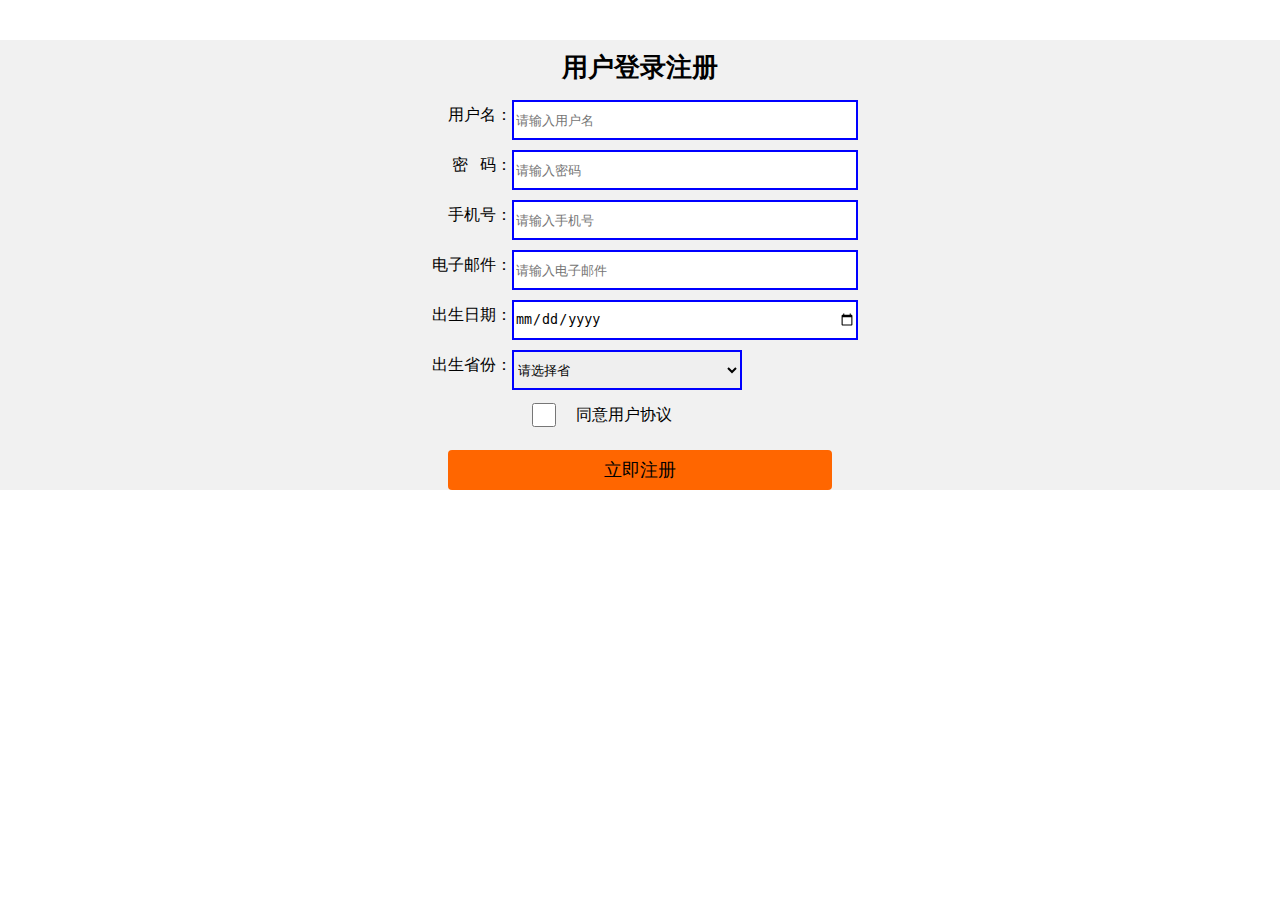
<file: login/index.html>
<!DOCTYPE html>
<html>
	<head>
		<meta charset="utf-8" />
		<meta name="viewport" content="width=device-width,minimum-scale=1.0,maximum-scale=1.0,user-scalable=no">
		<title>用户登录注册</title>
		<link rel="stylesheet" href="css/login.css" />
	</head>
	<body>
		<div class="login">
			<h3>用户登录注册</h3>
		<form name="login-form" action="#" method="post" id="login-form">
			
			<ul>
				<li>
					<label>用户名：</label>
					<span><input type="text" placeholder="请输入用户名" required="required"/></span>
				</li>
				<li>
					<label>密&nbsp;&nbsp; 码：</label>
					<span><input type="password" placeholder="请输入密码" required="required"/></span>
				</li>
				<li>
					<label>手机号：</label>
					<span><input type="tel" placeholder="请输入手机号" pattern="[0-9]{11}"  required="required"/></span>
				</li>
				<li>
					<label>电子邮件：</label>
					<span><input type="email" placeholder="请输入电子邮件"  required="required"/></span>
				</li>
				<li>
					<label>出生日期：</label>
					<span><input type="date" value="/年/月/日" required="required"/></span>
				</li>
				<li>
					<label>出生省份：</label>
					<span>
						<select required="required">
							<option>请选择省</option>
							<option>广东省</option>
							<option>河南省</option>
							<option>福建省</option>
						</select>
					</span>
				</li>
				<li>

					<span><input type="checkbox" required="required"/></span>
					<label>同意用户协议</label>
				</li>
				<li>
					<span><input type="submit" value="立即注册"/></span>
				</li>
			</ul>		
		</form>
        </div>
	</body>
</html>
</file>
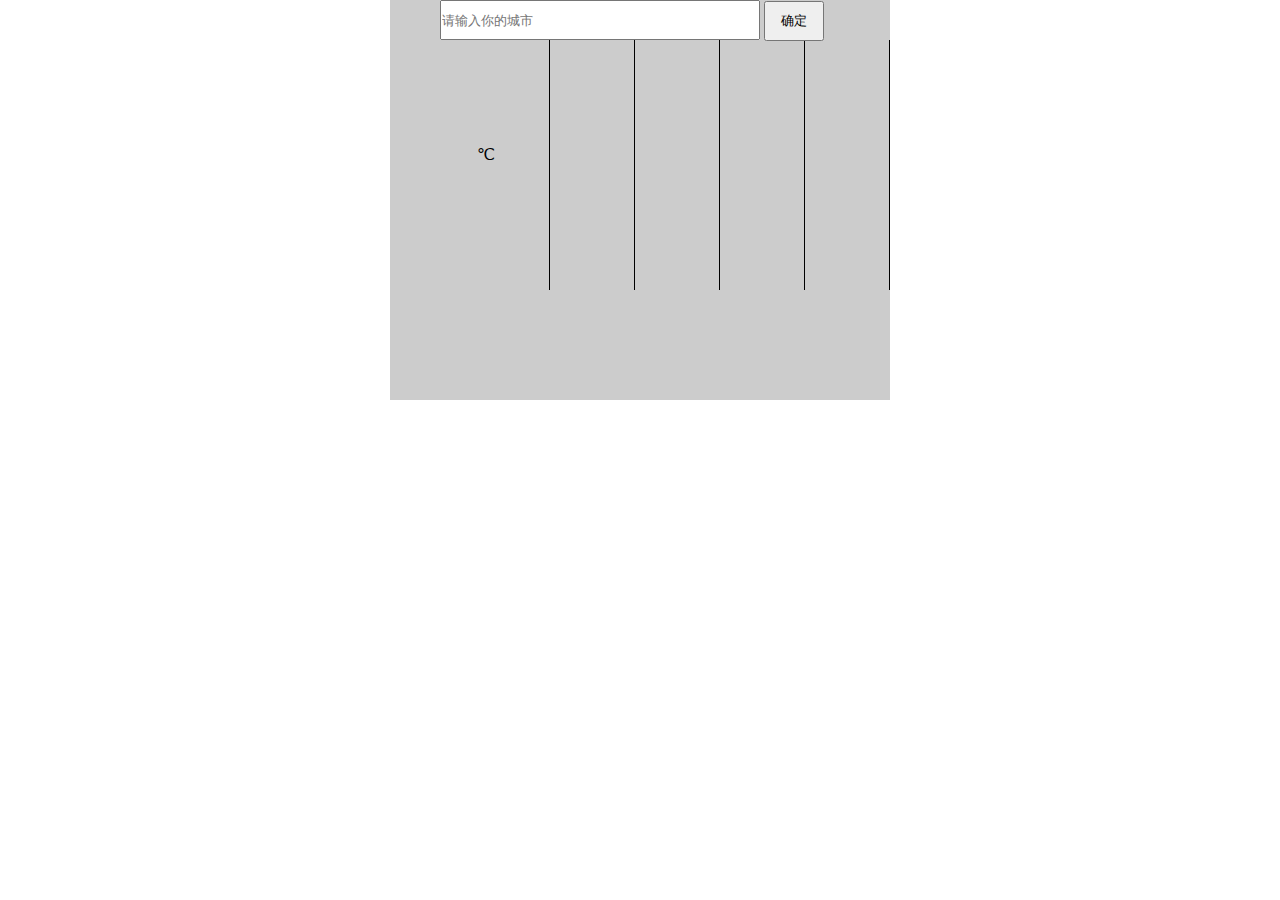
<file: weather/index.html>
<!DOCTYPE html>
<html>
	<head>
		<meta charset="utf-8" />
		<title>天气预报</title>
		<link rel="stylesheet" href="css/style.css" />
		<link rel="stylesheet" href="weather/iconfont.css" />
		<script type="text/javascript" src="js/jquery-3.1.1.js" ></script>
		<script>
			$(function(){ 
/*			 	$('#btn').click(function(){
				 	var xmlhttp;
					if (window.XMLHttpRequest)
					  {// code for IE7+, Firefox, Chrome, Opera, Safari
					  xmlhttp=new XMLHttpRequest();
					  }
					else
					  {// code for IE6, IE5
					  xmlhttp=new ActiveXObject("Microsoft.XMLHTTP");
					  }
					  //console.log(xmlhttp);
					  xmlhttp.onreadystatechange =function(){
					  	if(this.readyState==4&&this.status==200){
					  		obj = JSON.parse(this.responseText);
					  		//alert(obj)
					  		console.log(obj)
					  		//$('#jsonshow').load(obj);
					  	}else{
					  		console.log(this.status+" "+this.readyState);
					  	}
					  
					}
					 xmlhttp.open("GET","http://wthrcdn.etouch.cn/weather_mini?city=广州",true);
					 xmlhttp.send();
			 	})*/
			 	
			 	var getWeather = function(city){
                    $("#jsonshow").load("http://wthrcdn.etouch.cn/weather_mini?city="+city,function(responseTxt,statusTxt,xhr){
				    if(statusTxt=="success"){
				    	alert("数据加载成功！");
				    }				      
				    if(statusTxt=="error"){
				    	alert("Error: "+xhr.status+": "+xhr.statusText);
				    }	
				    var json = JSON.parse(responseTxt)
				    console.log(responseTxt)
				    date = new Date();
				    month = date.getMonth()+1+"月";
				   $('#date').html(month+json.data.forecast[0].date+"&nbsp&nbsp&nbsp&nbsp"+"城市:"+city)
				    //console.log(json.data.forecast[0].date)
				    var now= json.data.forecast[0];				    
				    $('.wendu').text(json.data.wendu)
				    if(now.type=="多云"){
				    	$('.weatherbox').css({'background':'url(img/duoyun.gif)',
				    	'background-size':'100% 100%',
				    	'background-repeat':'no-repeat'});
				    	$('#ic').addClass('icon-duoyun')
				    }else if(now.type=="晴"){
				    	$('.weatherbox').css({'background':'url(img/qing.jpg)',
				    	'background-size':'100% 100%',
				    	'background-repeat':'no-repeat'});
				    	$('#ic').addClass('icon-qing')
				    }else if(now.type=="雷阵雨"){
				    	$('.weatherbox').css({'background':'url(img/lei.gif)',
				    	'background-size':'100% 100%',
				    	'background-repeat':'no-repeat'})
				    }else if(now.type=="阴"){
				    	$('.weatherbox').css({'background':'url(img/yin.jpg)',
				    	'background-size':'100% 100%',
				    	'background-repeat':'no-repeat'})				    	
				    }else if(now.type=="小雨"){
				    	$('.weatherbox').css({'background':'url(img/rain.jpg)',
				    	'background-size':'100% 100%',
				    	'background-repeat':'no-repeat'})				    	
				    }
				    $('#type').text(now.type)
				    $('#nowWD').text(now.low.slice(3,now.low.length)+"~"+now.high.slice(3,now.high.length))
				    $('#wind').text(now.fengxiang)
				    //未来的几天
				    for(var i = 1;i<json.data.forecast.length;i++){
				    	var forday = json.data.forecast[i];
				    	$('.qiwen').eq(i-1).text(forday.low.slice(3,forday.low.length)+"~"+forday.high.slice(3,forday.high.length))
				    	$('.feng').eq(i-1).text(forday.fengxiang);
				    	$('.yun').eq(i-1).text(forday.type)
				    	if(forday.type=="多云"){
				    		$('.w-icon').eq(i-1).addClass('iconfont icon-duoyun');
				    	}else if(forday.type=="晴"){
				    		$('.w-icon').eq(i-1).addClass('iconfont icon-qing');
				    	}else if(forday.type=="雷阵雨"){
				    		
				    		$('.w-icon').eq(i-1).addClass('iconfont icon-leidian')
				    	}else if(forday.type=="阴"){
				    		$('.w-icon').eq(i-1).addClass('iconfont icon-tianqi')
				    	}else if(forday.type=="小雨"){
				    		$('.w-icon').eq(i-1).addClass('iconfont icon-tianqi1')
				    	}
				    	$('.for-date').eq(i-1).text(month+"月"+forday.date)
				    }
				    $('li:gt(0)').mouseover(function(){
				    	console.log($(this).children().eq(2).text())
				    	if($(this).children().eq(2).text()=="晴"){
				    		$('.weatherbox').css({'background':'url(img/qing.jpg)',
				    	'background-size':'100% 100%',
				    	'background-repeat':'no-repeat'});
				    	}else if($(this).children().eq(2).text()=="多云"){
				    		$('.weatherbox').css({'background':'url(img/duoyun.gif)',
				    	'background-size':'100% 100%',
				    	'background-repeat':'no-repeat'});
				    	}else if($(this).children().eq(2).text()=="雷阵雨"){
				    		$('.weatherbox').css({'background':'url(img/lei.gif)',
				    	'background-size':'100% 100%',
				    	'background-repeat':'no-repeat'});
				    	}else if($(this).children().eq(2).text()=="小雨"){
				    		$('.weatherbox').css({'background':'url(img/rain.jpg)',
				    	'background-size':'100% 100%',
				    	'background-repeat':'no-repeat'});				    		
				    	}else if($(this).children().eq(2).text()=="阴"){
				    		$('.weatherbox').css({'background':'url(img/yin.jpg)',
				    	'background-size':'100% 100%',
				    	'background-repeat':'no-repeat'});					    		
				    	}
				    })
				    $('li:gt(0)').mouseout(function(){
					    if(now.type=="多云"){
					    	$('.weatherbox').css({'background':'url(img/duoyun.gif)',
				    	'background-size':'100% 100%',
				    	'background-repeat':'no-repeat'});
					    	$('#ic').addClass('icon-duoyun')
					    }else if(now.type=="晴"){
					    	$('.weatherbox').css({'background':'url(img/qing.jpg)',
				    	'background-size':'100% 100%',
				    	'background-repeat':'no-repeat'});
					    	$('#ic').addClass('icon-qing')
					    }else if(now.type=="雷阵雨"){
					    	$('.weatherbox').css({'background':'url(img/lei.gif)',
				    	'background-size':'100% 100%',
				    	'background-repeat':'no-repeat'});
					    	$('#ic').addClass('icon-leidian')
					    }else if(now.type=="阴"){
				    	$('.weatherbox').css({'background':'url(img/yin.jpg)',
				    	'background-size':'100% 100%',
				    	'background-repeat':'no-repeat'})	
				    	$('#ic').addClass('icon-tianqi')
					    }else if(now.type=="小雨"){
					    	$('.weatherbox').css({'background':'url(img/rain.jpg)',
					    	'background-size':'100% 100%',
					    	'background-repeat':'no-repeat'})
					    	$('#ic').addClass('icon-tianqi1')
					    }
				    })
				    $('.zhishu').html("相关指数："+json.data.ganmao);
			 	 })			 		
			 	}
			 	
			 	getWeather("广州");
				$('#ok').click(function(){
					var city = $('#ct').val()
					getWeather(city);
				 	})
			 })
		</script>
	</head>
	<body>
<!--		<input type="button" id="btn" />-->
		<div id="jsonshow"></div>
		<div class="total">
		<div class="weatherbox">
			<div class="top">
				<input type="text" id="ct" placeholder="请输入你的城市"/>
				<input type="button" id="ok" value="确定"/>
		   </div>			
			<p id="date"></p>
			<div class="detail">
				<ul>
					<li>
						<p id="ic" class="iconfont leidian"></p>
						<p id="wendu">
							<span class="wendu"></span>
							<span class="biaozhu">
								<span>℃</span><br />
								<span id="type"></span>
							</span>
						</p>
						<p id="nowWD"></p>
						<p id="wind"></p>
					</li>
					<li>
						<p class="for-date"></p>
						<p class="w-icon"></p>
						<p class="yun"></p>
						<p class="qiwen"></p>						
						<p class="feng"></p>
					</li>
					<li>
						<p class="for-date"></p>
						<p class="w-icon"></p>
						<p class="yun"></p>
						<p class="qiwen"></p>
						<p class="feng"></p>
					</li>
					<li>
						<p class="for-date"></p>
						<p class="w-icon"></p>
						<p class="yun"></p>
						<p class="qiwen"></p>
						<p class="feng"></p>
					</li>
					<li>
						<p class="for-date"></p>
						<p class="w-icon"></p>
						<p class="yun"></p>
						<p class="qiwen"></p>
						<p class="feng"></p>
					</li>
				</ul>
			</div>
			<div class="zhishu"></div>
		</div>
	</div>
	</body>
</html>
</file>
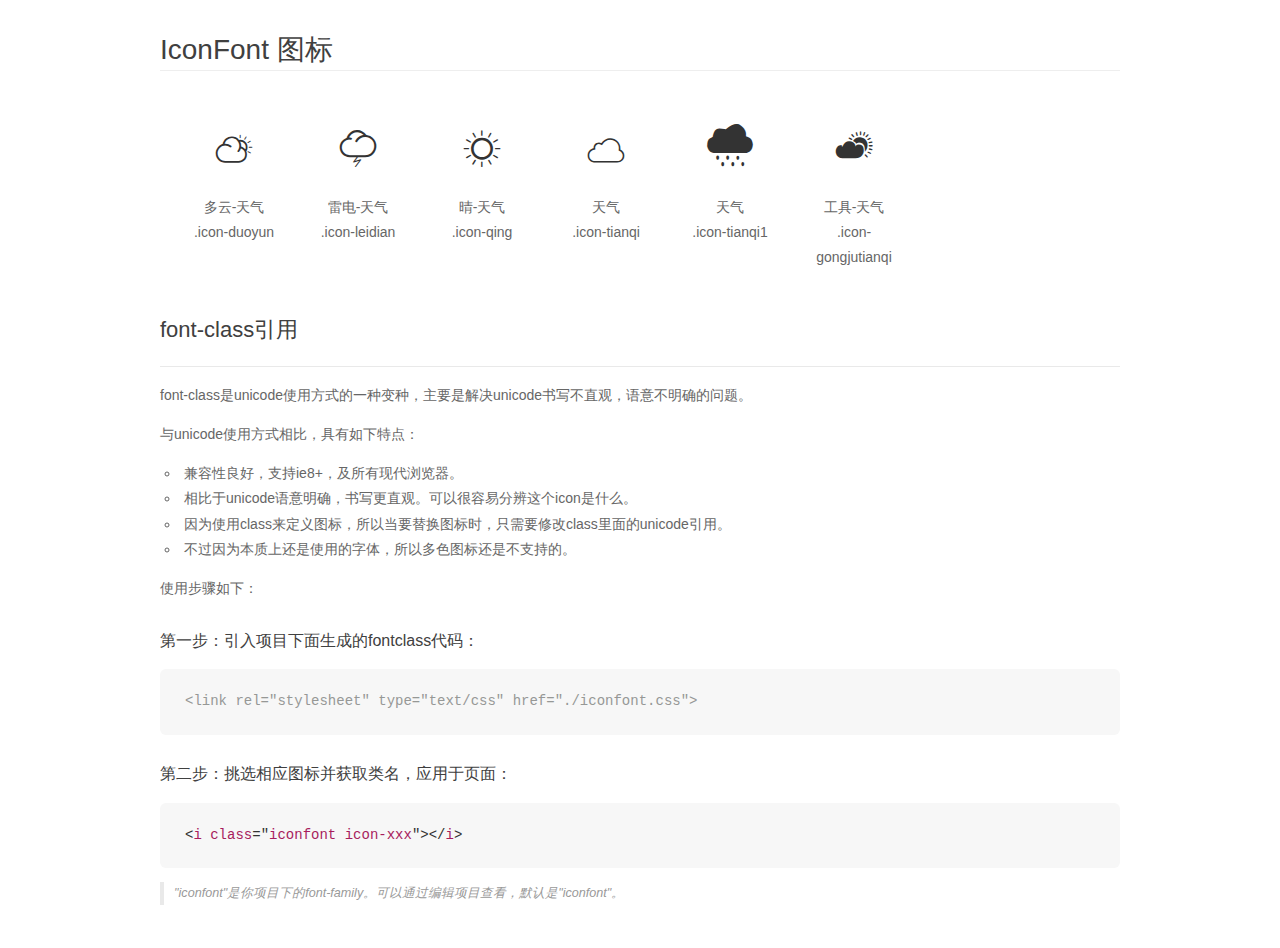
<file: weather/weather/demo_fontclass.html>
<!DOCTYPE html>
<html>
<head>
    <meta charset="utf-8"/>
    <title>IconFont</title>
    <link rel="stylesheet" href="demo.css">
    <link rel="stylesheet" href="iconfont.css">
</head>
<body>
    <div class="main markdown">
        <h1>IconFont 图标</h1>
        <ul class="icon_lists clear">
            
                <li>
                <i class="icon iconfont icon-duoyun"></i>
                    <div class="name">多云-天气</div>
                    <div class="fontclass">.icon-duoyun</div>
                </li>
            
                <li>
                <i class="icon iconfont icon-leidian"></i>
                    <div class="name">雷电-天气</div>
                    <div class="fontclass">.icon-leidian</div>
                </li>
            
                <li>
                <i class="icon iconfont icon-qing"></i>
                    <div class="name">晴-天气</div>
                    <div class="fontclass">.icon-qing</div>
                </li>
            
                <li>
                <i class="icon iconfont icon-tianqi"></i>
                    <div class="name">天气</div>
                    <div class="fontclass">.icon-tianqi</div>
                </li>
            
                <li>
                <i class="icon iconfont icon-tianqi1"></i>
                    <div class="name">天气</div>
                    <div class="fontclass">.icon-tianqi1</div>
                </li>
            
                <li>
                <i class="icon iconfont icon-gongjutianqi"></i>
                    <div class="name">工具-天气</div>
                    <div class="fontclass">.icon-gongjutianqi</div>
                </li>
            
        </ul>

        <h2 id="font-class-">font-class引用</h2>
        <hr>

        <p>font-class是unicode使用方式的一种变种，主要是解决unicode书写不直观，语意不明确的问题。</p>
        <p>与unicode使用方式相比，具有如下特点：</p>
        <ul>
        <li>兼容性良好，支持ie8+，及所有现代浏览器。</li>
        <li>相比于unicode语意明确，书写更直观。可以很容易分辨这个icon是什么。</li>
        <li>因为使用class来定义图标，所以当要替换图标时，只需要修改class里面的unicode引用。</li>
        <li>不过因为本质上还是使用的字体，所以多色图标还是不支持的。</li>
        </ul>
        <p>使用步骤如下：</p>
        <h3 id="-fontclass-">第一步：引入项目下面生成的fontclass代码：</h3>


        <pre><code class="lang-js hljs javascript"><span class="hljs-comment">&lt;link rel="stylesheet" type="text/css" href="./iconfont.css"&gt;</span></code></pre>
        <h3 id="-">第二步：挑选相应图标并获取类名，应用于页面：</h3>
        <pre><code class="lang-css hljs">&lt;<span class="hljs-selector-tag">i</span> <span class="hljs-selector-tag">class</span>="<span class="hljs-selector-tag">iconfont</span> <span class="hljs-selector-tag">icon-xxx</span>"&gt;&lt;/<span class="hljs-selector-tag">i</span>&gt;</code></pre>
        <blockquote>
        <p>"iconfont"是你项目下的font-family。可以通过编辑项目查看，默认是"iconfont"。</p>
        </blockquote>
    </div>
</body>
</html>
</file>
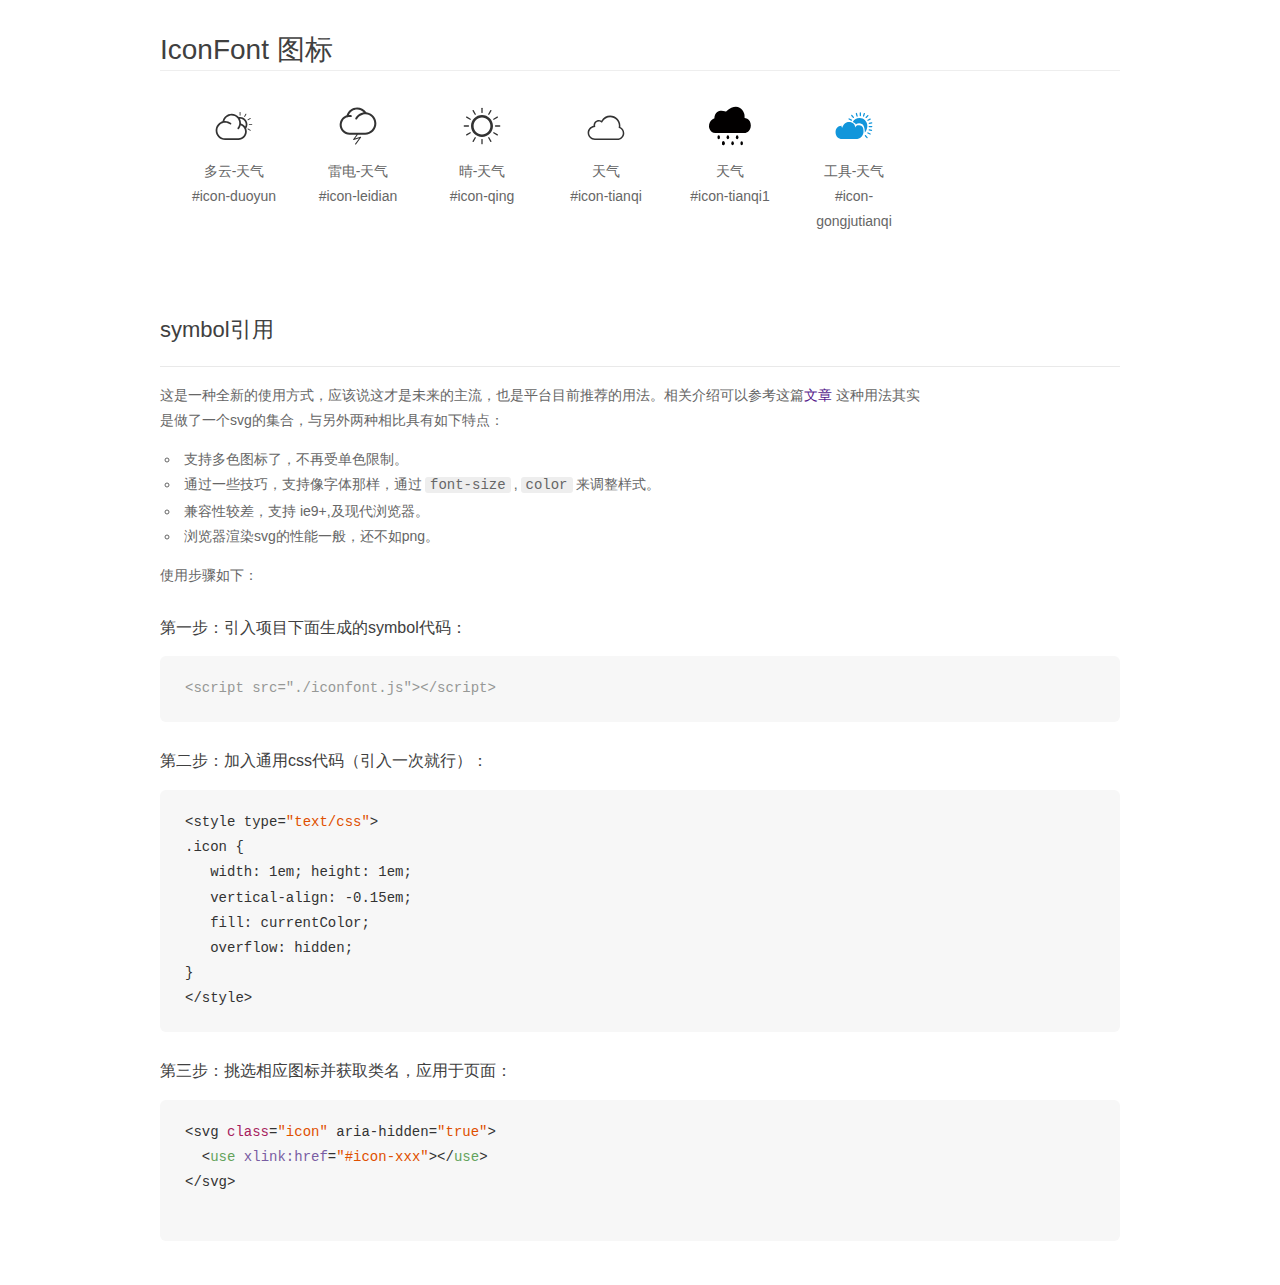
<file: weather/weather/demo_symbol.html>
<!DOCTYPE html>
<html>
<head>
    <meta charset="utf-8"/>
    <title>IconFont</title>
    <link rel="stylesheet" href="demo.css">
    <script src="iconfont.js"></script>

    <style type="text/css">
        .icon {
          /* 通过设置 font-size 来改变图标大小 */
          width: 1em; height: 1em;
          /* 图标和文字相邻时，垂直对齐 */
          vertical-align: -0.15em;
          /* 通过设置 color 来改变 SVG 的颜色/fill */
          fill: currentColor;
          /* path 和 stroke 溢出 viewBox 部分在 IE 下会显示
             normalize.css 中也包含这行 */
          overflow: hidden;
        }

    </style>
</head>
<body>
    <div class="main markdown">
        <h1>IconFont 图标</h1>
        <ul class="icon_lists clear">
            
                <li>
                    <svg class="icon" aria-hidden="true">
                        <use xlink:href="#icon-duoyun"></use>
                    </svg>
                    <div class="name">多云-天气</div>
                    <div class="fontclass">#icon-duoyun</div>
                </li>
            
                <li>
                    <svg class="icon" aria-hidden="true">
                        <use xlink:href="#icon-leidian"></use>
                    </svg>
                    <div class="name">雷电-天气</div>
                    <div class="fontclass">#icon-leidian</div>
                </li>
            
                <li>
                    <svg class="icon" aria-hidden="true">
                        <use xlink:href="#icon-qing"></use>
                    </svg>
                    <div class="name">晴-天气</div>
                    <div class="fontclass">#icon-qing</div>
                </li>
            
                <li>
                    <svg class="icon" aria-hidden="true">
                        <use xlink:href="#icon-tianqi"></use>
                    </svg>
                    <div class="name">天气</div>
                    <div class="fontclass">#icon-tianqi</div>
                </li>
            
                <li>
                    <svg class="icon" aria-hidden="true">
                        <use xlink:href="#icon-tianqi1"></use>
                    </svg>
                    <div class="name">天气</div>
                    <div class="fontclass">#icon-tianqi1</div>
                </li>
            
                <li>
                    <svg class="icon" aria-hidden="true">
                        <use xlink:href="#icon-gongjutianqi"></use>
                    </svg>
                    <div class="name">工具-天气</div>
                    <div class="fontclass">#icon-gongjutianqi</div>
                </li>
            
        </ul>


        <h2 id="symbol-">symbol引用</h2>
        <hr>

        <p>这是一种全新的使用方式，应该说这才是未来的主流，也是平台目前推荐的用法。相关介绍可以参考这篇<a href="">文章</a>
        这种用法其实是做了一个svg的集合，与另外两种相比具有如下特点：</p>
        <ul>
          <li>支持多色图标了，不再受单色限制。</li>
          <li>通过一些技巧，支持像字体那样，通过<code>font-size</code>,<code>color</code>来调整样式。</li>
          <li>兼容性较差，支持 ie9+,及现代浏览器。</li>
          <li>浏览器渲染svg的性能一般，还不如png。</li>
        </ul>
        <p>使用步骤如下：</p>
        <h3 id="-symbol-">第一步：引入项目下面生成的symbol代码：</h3>
        <pre><code class="lang-js hljs javascript"><span class="hljs-comment">&lt;script src="./iconfont.js"&gt;&lt;/script&gt;</span></code></pre>
        <h3 id="-css-">第二步：加入通用css代码（引入一次就行）：</h3>
        <pre><code class="lang-js hljs javascript">&lt;style type=<span class="hljs-string">"text/css"</span>&gt;
.icon {
   width: <span class="hljs-number">1</span>em; height: <span class="hljs-number">1</span>em;
   vertical-align: <span class="hljs-number">-0.15</span>em;
   fill: currentColor;
   overflow: hidden;
}
&lt;<span class="hljs-regexp">/style&gt;</span></code></pre>
        <h3 id="-">第三步：挑选相应图标并获取类名，应用于页面：</h3>
        <pre><code class="lang-js hljs javascript">&lt;svg <span class="hljs-class"><span class="hljs-keyword">class</span></span>=<span class="hljs-string">"icon"</span> aria-hidden=<span class="hljs-string">"true"</span>&gt;<span class="xml"><span class="hljs-tag">
  &lt;<span class="hljs-name">use</span> <span class="hljs-attr">xlink:href</span>=<span class="hljs-string">"#icon-xxx"</span>&gt;</span><span class="hljs-tag">&lt;/<span class="hljs-name">use</span>&gt;</span>
</span>&lt;<span class="hljs-regexp">/svg&gt;
        </span></code></pre>
    </div>
</body>
</html>
</file>
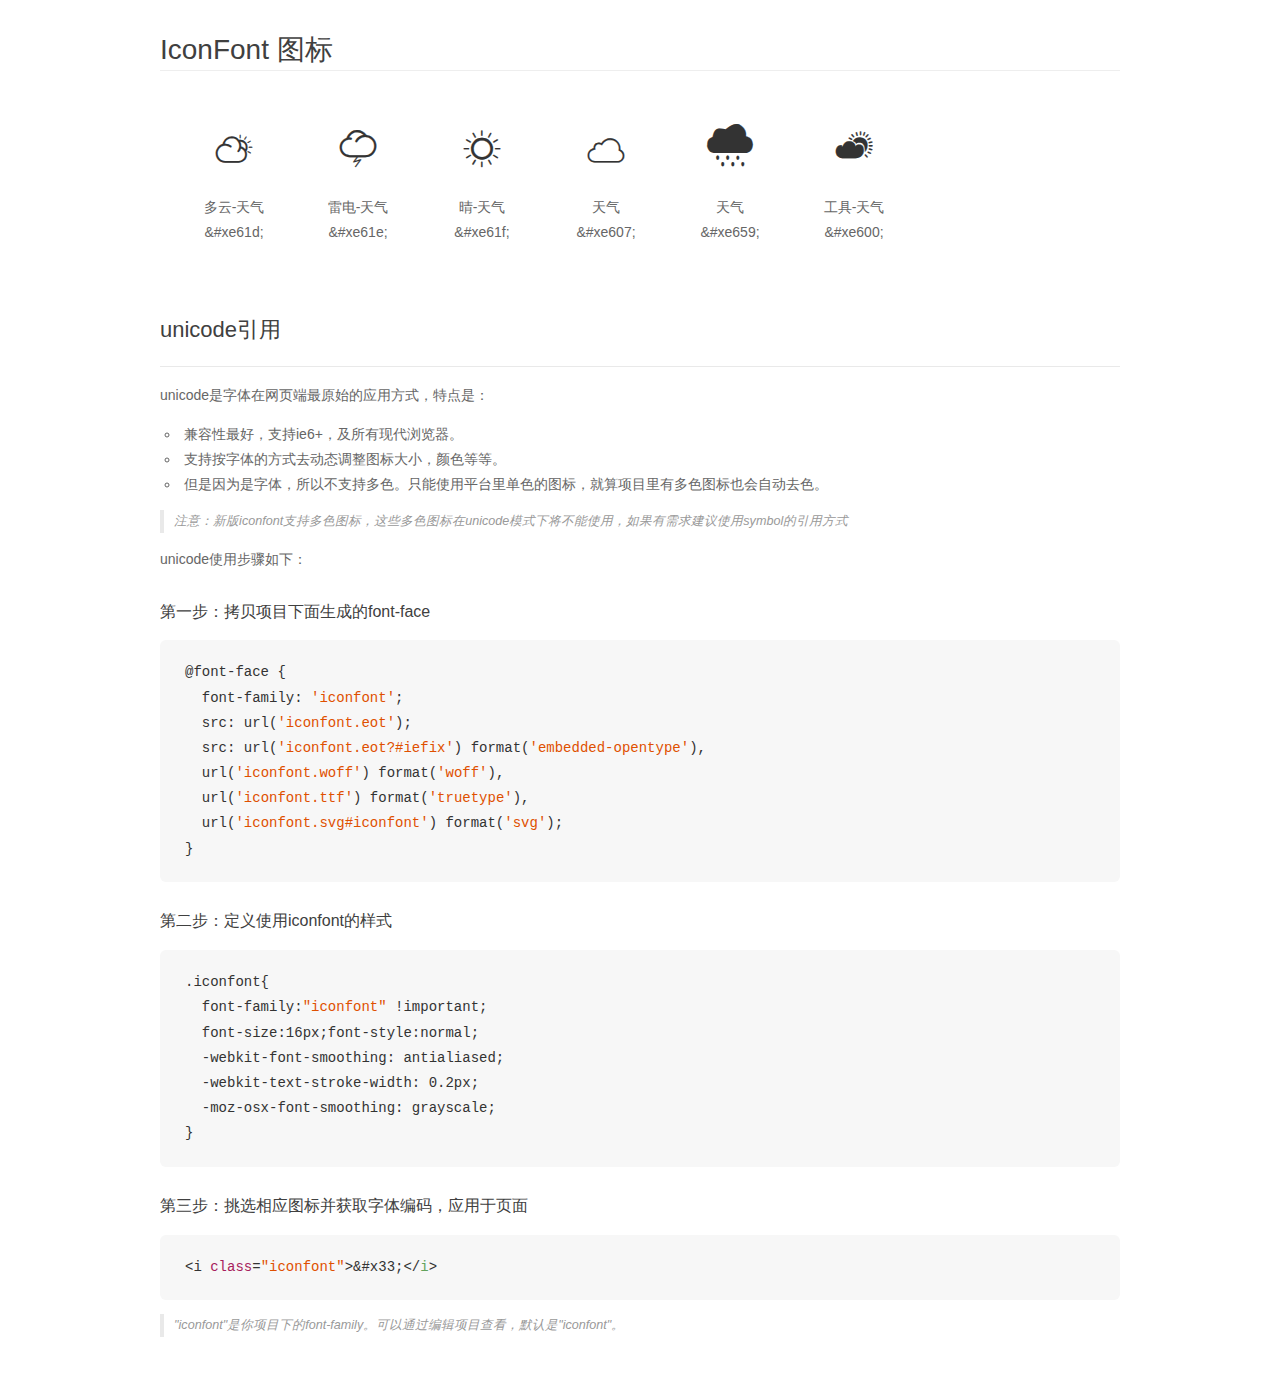
<file: weather/weather/demo_unicode.html>
<!DOCTYPE html>
<html>
<head>
    <meta charset="utf-8"/>
    <title>IconFont</title>
    <link rel="stylesheet" href="demo.css">

    <style type="text/css">

        @font-face {font-family: "iconfont";
          src: url('iconfont.eot'); /* IE9*/
          src: url('iconfont.eot#iefix') format('embedded-opentype'), /* IE6-IE8 */
          url('iconfont.woff') format('woff'), /* chrome, firefox */
          url('iconfont.ttf') format('truetype'), /* chrome, firefox, opera, Safari, Android, iOS 4.2+*/
          url('iconfont.svg#iconfont') format('svg'); /* iOS 4.1- */
        }

        .iconfont {
          font-family:"iconfont" !important;
          font-size:16px;
          font-style:normal;
          -webkit-font-smoothing: antialiased;
          -webkit-text-stroke-width: 0.2px;
          -moz-osx-font-smoothing: grayscale;
        }

    </style>
</head>
<body>
    <div class="main markdown">
        <h1>IconFont 图标</h1>
        <ul class="icon_lists clear">
            
                <li>
                <i class="icon iconfont">&#xe61d;</i>
                    <div class="name">多云-天气</div>
                    <div class="code">&amp;#xe61d;</div>
                </li>
            
                <li>
                <i class="icon iconfont">&#xe61e;</i>
                    <div class="name">雷电-天气</div>
                    <div class="code">&amp;#xe61e;</div>
                </li>
            
                <li>
                <i class="icon iconfont">&#xe61f;</i>
                    <div class="name">晴-天气</div>
                    <div class="code">&amp;#xe61f;</div>
                </li>
            
                <li>
                <i class="icon iconfont">&#xe607;</i>
                    <div class="name">天气</div>
                    <div class="code">&amp;#xe607;</div>
                </li>
            
                <li>
                <i class="icon iconfont">&#xe659;</i>
                    <div class="name">天气</div>
                    <div class="code">&amp;#xe659;</div>
                </li>
            
                <li>
                <i class="icon iconfont">&#xe600;</i>
                    <div class="name">工具-天气</div>
                    <div class="code">&amp;#xe600;</div>
                </li>
            
        </ul>
        <h2 id="unicode-">unicode引用</h2>
        <hr>

        <p>unicode是字体在网页端最原始的应用方式，特点是：</p>
        <ul>
        <li>兼容性最好，支持ie6+，及所有现代浏览器。</li>
        <li>支持按字体的方式去动态调整图标大小，颜色等等。</li>
        <li>但是因为是字体，所以不支持多色。只能使用平台里单色的图标，就算项目里有多色图标也会自动去色。</li>
        </ul>
        <blockquote>
        <p>注意：新版iconfont支持多色图标，这些多色图标在unicode模式下将不能使用，如果有需求建议使用symbol的引用方式</p>
        </blockquote>
        <p>unicode使用步骤如下：</p>
        <h3 id="-font-face">第一步：拷贝项目下面生成的font-face</h3>
        <pre><code class="lang-js hljs javascript">@font-face {
  font-family: <span class="hljs-string">'iconfont'</span>;
  src: url(<span class="hljs-string">'iconfont.eot'</span>);
  src: url(<span class="hljs-string">'iconfont.eot?#iefix'</span>) format(<span class="hljs-string">'embedded-opentype'</span>),
  url(<span class="hljs-string">'iconfont.woff'</span>) format(<span class="hljs-string">'woff'</span>),
  url(<span class="hljs-string">'iconfont.ttf'</span>) format(<span class="hljs-string">'truetype'</span>),
  url(<span class="hljs-string">'iconfont.svg#iconfont'</span>) format(<span class="hljs-string">'svg'</span>);
}
</code></pre>
        <h3 id="-iconfont-">第二步：定义使用iconfont的样式</h3>
        <pre><code class="lang-js hljs javascript">.iconfont{
  font-family:<span class="hljs-string">"iconfont"</span> !important;
  font-size:<span class="hljs-number">16</span>px;font-style:normal;
  -webkit-font-smoothing: antialiased;
  -webkit-text-stroke-width: <span class="hljs-number">0.2</span>px;
  -moz-osx-font-smoothing: grayscale;
}
</code></pre>
        <h3 id="-">第三步：挑选相应图标并获取字体编码，应用于页面</h3>
        <pre><code class="lang-js hljs javascript">&lt;i <span class="hljs-class"><span class="hljs-keyword">class</span></span>=<span class="hljs-string">"iconfont"</span>&gt;&amp;#x33;<span class="xml"><span class="hljs-tag">&lt;/<span class="hljs-name">i</span>&gt;</span></span></code></pre>

        <blockquote>
        <p>"iconfont"是你项目下的font-family。可以通过编辑项目查看，默认是"iconfont"。</p>
        </blockquote>
    </div>


</body>
</html>
</file>
<file: login/css/login.css>
body,ul,li,form,h3,span,div{
	margin: 0;
	padding: 0;
}
*{
	box-sizing: border-box;
}
ul,li{
	list-style: none;
}
.login{
	height: 100%;
	width: 100%;
	background: #f1f1f1;
	margin-top: 40px;
}
h3{
	height: 50px;
	text-align: center;
	width: 100%;
	padding-top:10px ;
	font-size: 26px;
}
ul li{
	overflow: hidden;
	display: block;
	height: 40px;
	width:100%;
	margin-top: 10px;
	margin-bottom: 10px;
}
ul li label{
	padding-top: 5px;
	text-align: right;
	float: left;
	display: block;
	height: 40px;
	width: 40%;
}
ul li span{
	height: 100%;
	width: 60%;
	float: left;
}
ul li span input{
	border: 2px solid blue;
	width: 45%;
	height: 100%;
	text-align: left;
}

ul li span select{
	height: 100%;
	width: 30%;
	text-align: left;
	border: 2px solid blue;
}
ul li:nth-of-type(7) span{
	display: block;
	width: 45%;
	height: 100%;
}
ul li:nth-of-type(7) span input{
	box-sizing: border-box;
	padding-top: 10%;
	height: 60%;
	width: 10%;
	background: #fff;
	float: right;
	padding-left: 40%;
	border: 2px solid blue;
}
ul li:nth-of-type(7) label{
	display: block;
	height: 100%;
	width: 55%;
	float: left;
	text-align: left;
}
ul li:last-child span{
	display: block;
	width: 100%;
	height: 100%;
}
ul li:last-child span input{
	display: block;
	width: 30%;
	height: 100%;
	margin: 0 auto;
	text-align: center;
	background:#f60;
	border: 0;
	border-radius:4px ;
	font-size: 18px;
}
</file>
<file: weather/css/style.css>
*{
	box-sizing: border-box;
	padding: 0;
	margin: 0;
}
ul,li{
	list-style: none;
}
#jsonshow{
	position: absolute;
	z-index: 0;
}
.total{
	background: #fff;
	position: absolute;
	z-index: 999;
	height: 100%;
	width: 100%;
}
.weatherbox{
	width: 500px;
	height: 400px;
	background: #ccc;
	margin: 0 auto;
}
.top{
	width: 80%;
	height: 40px;
	margin: 0 auto;
}
input[id=ct]{
	width: 80%;
	height: 100%;
}
input[type=button]{
	height: 100%;
	width: 15%;
}
.detail{
	height: 250px;
	width: 100%;
	background-repeat: no-repeat;
	background-size:100% 100% ;
}
.detail ul{
	overflow: hidden;
	width: 100%;
	height: 100%;
}
.detail ul li{
	text-align: center;
	display: block;
	float: left;
	height: 100%;
	width: 17%;
	border-right: 1px solid #000;
}
.detail ul li .for-date{
	padding-top:10px ;
	line-height: 30px;
	height: 80px;
	width: 100%;
}
.detail ul li .w-icon{
	height: 70px;
	font-size: 60px;
	padding-bottom: 5px;
}
.detail ul li .qiwen{
	padding-bottom: 5px;
}
.detail ul li:nth-of-type(1){
	width: 32%;
}
.detail ul li:nth-of-type(1) p{
	margin-bottom: 5px;
	overflow: hidden;
	width: 100%;
	text-align: center;
}
.detail ul li:nth-of-type(1) p[id=ic]{
	padding-top: 10px;
	height: 80px;
}
.detail ul li:nth-of-type(1) .leidian{
	font-size: 60px;
}
.detail ul li:nth-of-type(1) p[id=wendu]{
	height: 80px;
	overflow: hidden;
}
.detail ul li:nth-of-type(1) p .wendu{
	display: inline-block;
	font-size: 60px;
	height: 100%;
	width: 55%;
	float: left;
	text-align: right;
}
.detail ul li:nth-of-type(1) p .biaozhu{
	height: 100%;
	width: 45%;
	float: right;
	overflow: hidden;
	display: inline-block;
	text-align: left;
	padding-top: 20px;
}
.detail ul li:nth-of-type(1)>p>.biaozhu>span{
	width: 100%;
	height: 50%;
}
</file>
<file: weather/weather/iconfont.css>
@font-face {font-family: "iconfont";
  src: url('iconfont.eot?t=1507210764640'); /* IE9*/
  src: url('iconfont.eot?t=1507210764640#iefix') format('embedded-opentype'), /* IE6-IE8 */
  url('[data-uri]') format('woff'),
  url('iconfont.ttf?t=1507210764640') format('truetype'), /* chrome, firefox, opera, Safari, Android, iOS 4.2+*/
  url('iconfont.svg?t=1507210764640#iconfont') format('svg'); /* iOS 4.1- */
}

.iconfont {
  font-family:"iconfont" !important;
  font-size:16px;
  font-style:normal;
  -webkit-font-smoothing: antialiased;
  -moz-osx-font-smoothing: grayscale;
}

.icon-duoyun:before { content: "\e61d"; }

.icon-leidian:before { content: "\e61e"; }

.icon-qing:before { content: "\e61f"; }

.icon-tianqi:before { content: "\e607"; }

.icon-tianqi1:before { content: "\e659"; }

.icon-gongjutianqi:before { content: "\e600"; }
</file>
<file: weather/weather/demo.css>
*{margin: 0;padding: 0;list-style: none;}
/*
KISSY CSS Reset
理念：1. reset 的目的不是清除浏览器的默认样式，这仅是部分工作。清除和重置是紧密不可分的。
2. reset 的目的不是让默认样式在所有浏览器下一致，而是减少默认样式有可能带来的问题。
3. reset 期望提供一套普适通用的基础样式。但没有银弹，推荐根据具体需求，裁剪和修改后再使用。
特色：1. 适应中文；2. 基于最新主流浏览器。
维护：玉伯<lifesinger@gmail.com>, 正淳<ragecarrier@gmail.com>
 */

/** 清除内外边距 **/
body, h1, h2, h3, h4, h5, h6, hr, p, blockquote, /* structural elements 结构元素 */
dl, dt, dd, ul, ol, li, /* list elements 列表元素 */
pre, /* text formatting elements 文本格式元素 */
form, fieldset, legend, button, input, textarea, /* form elements 表单元素 */
th, td /* table elements 表格元素 */ {
  margin: 0;
  padding: 0;
}

/** 设置默认字体 **/
body,
button, input, select, textarea /* for ie */ {
  font: 12px/1.5 tahoma, arial, \5b8b\4f53, sans-serif;
}
h1, h2, h3, h4, h5, h6 { font-size: 100%; }
address, cite, dfn, em, var { font-style: normal; } /* 将斜体扶正 */
code, kbd, pre, samp { font-family: courier new, courier, monospace; } /* 统一等宽字体 */
small { font-size: 12px; } /* 小于 12px 的中文很难阅读，让 small 正常化 */

/** 重置列表元素 **/
ul, ol { list-style: none; }

/** 重置文本格式元素 **/
a { text-decoration: none; }
a:hover { text-decoration: underline; }


/** 重置表单元素 **/
legend { color: #000; } /* for ie6 */
fieldset, img { border: 0; } /* img 搭车：让链接里的 img 无边框 */
button, input, select, textarea { font-size: 100%; } /* 使得表单元素在 ie 下能继承字体大小 */
/* 注：optgroup 无法扶正 */

/** 重置表格元素 **/
table { border-collapse: collapse; border-spacing: 0; }

/* 清除浮动 */
.ks-clear:after, .clear:after {
  content: '\20';
  display: block;
  height: 0;
  clear: both;
}
.ks-clear, .clear {
  *zoom: 1;
}

.main {
  padding: 30px 100px;
width: 960px;
margin: 0 auto;
}
.main h1{font-size:36px; color:#333; text-align:left;margin-bottom:30px; border-bottom: 1px solid #eee;}

.helps{margin-top:40px;}
.helps pre{
  padding:20px;
  margin:10px 0;
  border:solid 1px #e7e1cd;
  background-color: #fffdef;
  overflow: auto;
}

.icon_lists{
  width: 100% !important;

}

.icon_lists li{
  float:left;
  width: 100px;
  height:180px;
  text-align: center;
  list-style: none !important;
}
.icon_lists .icon{
  font-size: 42px;
  line-height: 100px;
  margin: 10px 0;
  color:#333;
  -webkit-transition: font-size 0.25s ease-out 0s;
  -moz-transition: font-size 0.25s ease-out 0s;
  transition: font-size 0.25s ease-out 0s;

}
.icon_lists .icon:hover{
  font-size: 100px;
}



.markdown {
  color: #666;
  font-size: 14px;
  line-height: 1.8;
}

.highlight {
  line-height: 1.5;
}

.markdown img {
  vertical-align: middle;
  max-width: 100%;
}

.markdown h1 {
  color: #404040;
  font-weight: 500;
  line-height: 40px;
  margin-bottom: 24px;
}

.markdown h2,
.markdown h3,
.markdown h4,
.markdown h5,
.markdown h6 {
  color: #404040;
  margin: 1.6em 0 0.6em 0;
  font-weight: 500;
  clear: both;
}

.markdown h1 {
  font-size: 28px;
}

.markdown h2 {
  font-size: 22px;
}

.markdown h3 {
  font-size: 16px;
}

.markdown h4 {
  font-size: 14px;
}

.markdown h5 {
  font-size: 12px;
}

.markdown h6 {
  font-size: 12px;
}

.markdown hr {
  height: 1px;
  border: 0;
  background: #e9e9e9;
  margin: 16px 0;
  clear: both;
}

.markdown p,
.markdown pre {
  margin: 1em 0;
}

.markdown > p,
.markdown > blockquote,
.markdown > .highlight,
.markdown > ol,
.markdown > ul {
  width: 80%;
}

.markdown ul > li {
  list-style: circle;
}

.markdown > ul li,
.markdown blockquote ul > li {
  margin-left: 20px;
  padding-left: 4px;
}

.markdown > ul li p,
.markdown > ol li p {
  margin: 0.6em 0;
}

.markdown ol > li {
  list-style: decimal;
}

.markdown > ol li,
.markdown blockquote ol > li {
  margin-left: 20px;
  padding-left: 4px;
}

.markdown code {
  margin: 0 3px;
  padding: 0 5px;
  background: #eee;
  border-radius: 3px;
}

.markdown pre {
  border-radius: 6px;
  background: #f7f7f7;
  padding: 20px;
}

.markdown pre code {
  border: none;
  background: #f7f7f7;
  margin: 0;
}

.markdown strong,
.markdown b {
  font-weight: 600;
}

.markdown > table {
  border-collapse: collapse;
  border-spacing: 0px;
  empty-cells: show;
  border: 1px solid #e9e9e9;
  width: 95%;
  margin-bottom: 24px;
}

.markdown > table th {
  white-space: nowrap;
  color: #333;
  font-weight: 600;

}

.markdown > table th,
.markdown > table td {
  border: 1px solid #e9e9e9;
  padding: 8px 16px;
  text-align: left;
}

.markdown > table th {
  background: #F7F7F7;
}

.markdown blockquote {
  font-size: 90%;
  color: #999;
  border-left: 4px solid #e9e9e9;
  padding-left: 0.8em;
  margin: 1em 0;
  font-style: italic;
}

.markdown blockquote p {
  margin: 0;
}

.markdown .anchor {
  opacity: 0;
  transition: opacity 0.3s ease;
  margin-left: 8px;
}

.markdown .waiting {
  color: #ccc;
}

.markdown h1:hover .anchor,
.markdown h2:hover .anchor,
.markdown h3:hover .anchor,
.markdown h4:hover .anchor,
.markdown h5:hover .anchor,
.markdown h6:hover .anchor {
  opacity: 1;
  display: inline-block;
}

.markdown > br,
.markdown > p > br {
  clear: both;
}


.hljs {
  display: block;
  background: white;
  padding: 0.5em;
  color: #333333;
  overflow-x: auto;
}

.hljs-comment,
.hljs-meta {
  color: #969896;
}

.hljs-string,
.hljs-variable,
.hljs-template-variable,
.hljs-strong,
.hljs-emphasis,
.hljs-quote {
  color: #df5000;
}

.hljs-keyword,
.hljs-selector-tag,
.hljs-type {
  color: #a71d5d;
}

.hljs-literal,
.hljs-symbol,
.hljs-bullet,
.hljs-attribute {
  color: #0086b3;
}

.hljs-section,
.hljs-name {
  color: #63a35c;
}

.hljs-tag {
  color: #333333;
}

.hljs-title,
.hljs-attr,
.hljs-selector-id,
.hljs-selector-class,
.hljs-selector-attr,
.hljs-selector-pseudo {
  color: #795da3;
}

.hljs-addition {
  color: #55a532;
  background-color: #eaffea;
}

.hljs-deletion {
  color: #bd2c00;
  background-color: #ffecec;
}

.hljs-link {
  text-decoration: underline;
}

pre{
  background: #fff;
}
</file>
